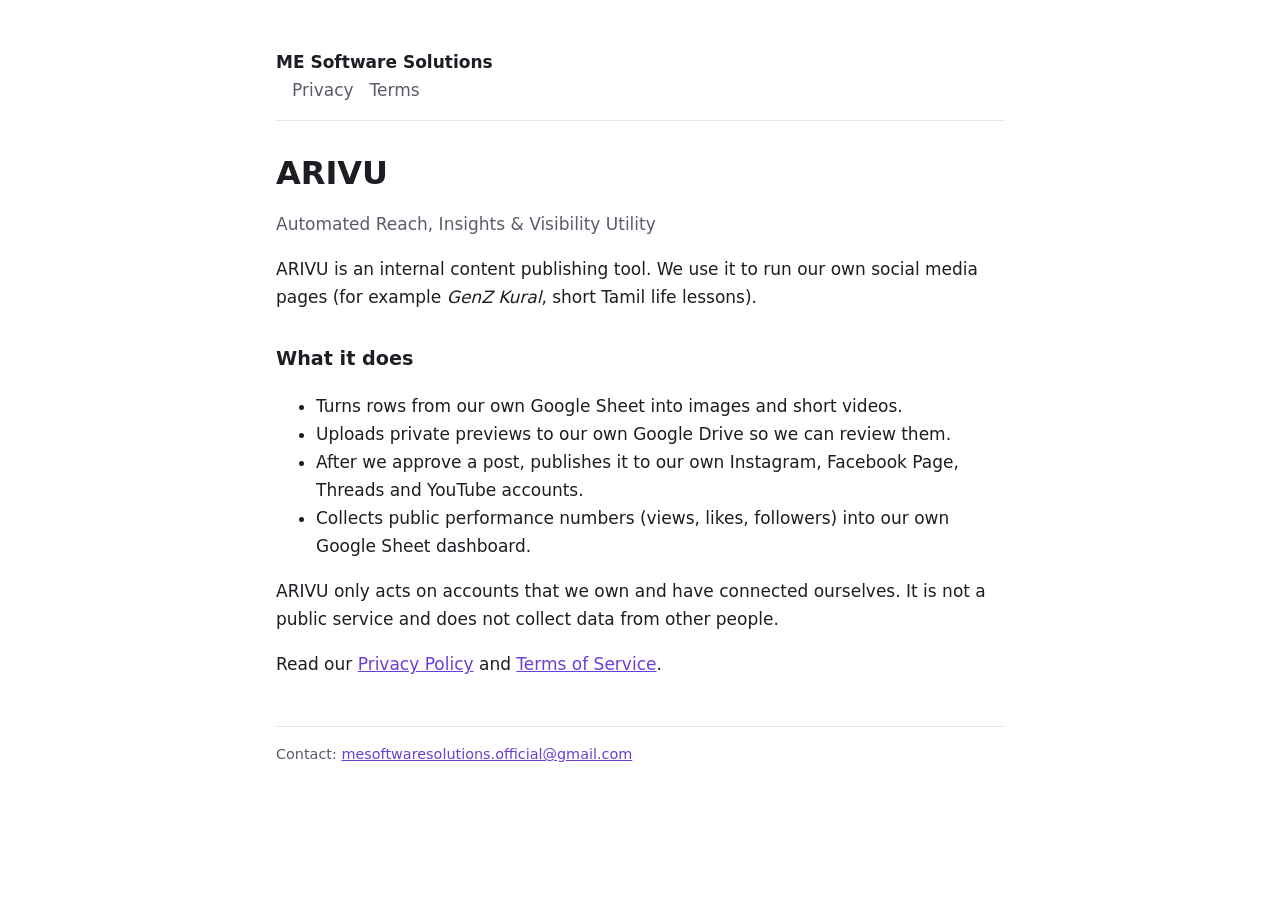
<file: index.html>
<!doctype html>
<html lang="en">
<head>
<meta charset="utf-8">
<meta name="viewport" content="width=device-width, initial-scale=1">
<title>ARIVU — ME Software Solutions</title>
<meta name="description" content="ARIVU is a content publishing tool that ME Software Solutions uses to run its own social media pages.">
<link rel="stylesheet" href="style.css">
</head>
<body>
<main>
  <header>
    <a class="brand" href="./">ME Software Solutions</a>
    <nav><a href="privacy.html">Privacy</a><a href="terms.html">Terms</a></nav>
  </header>

  <h1>ARIVU</h1>
  <p class="muted">Automated Reach, Insights &amp; Visibility Utility</p>

  <p>ARIVU is an internal content publishing tool. We use it to run our own
  social media pages (for example <em>GenZ Kural</em>, short Tamil life lessons).</p>

  <h2>What it does</h2>
  <ul>
    <li>Turns rows from our own Google Sheet into images and short videos.</li>
    <li>Uploads private previews to our own Google Drive so we can review them.</li>
    <li>After we approve a post, publishes it to our own Instagram, Facebook Page,
      Threads and YouTube accounts.</li>
    <li>Collects public performance numbers (views, likes, followers) into our own
      Google Sheet dashboard.</li>
  </ul>

  <p>ARIVU only acts on accounts that we own and have connected ourselves. It is not a
  public service and does not collect data from other people.</p>

  <p>Read our <a href="privacy.html">Privacy Policy</a> and <a href="terms.html">Terms of Service</a>.</p>

  <footer>Contact: <a href="mailto:mesoftwaresolutions.official@gmail.com">mesoftwaresolutions.official@gmail.com</a></footer>
</main>
</body>
</html>
</file>
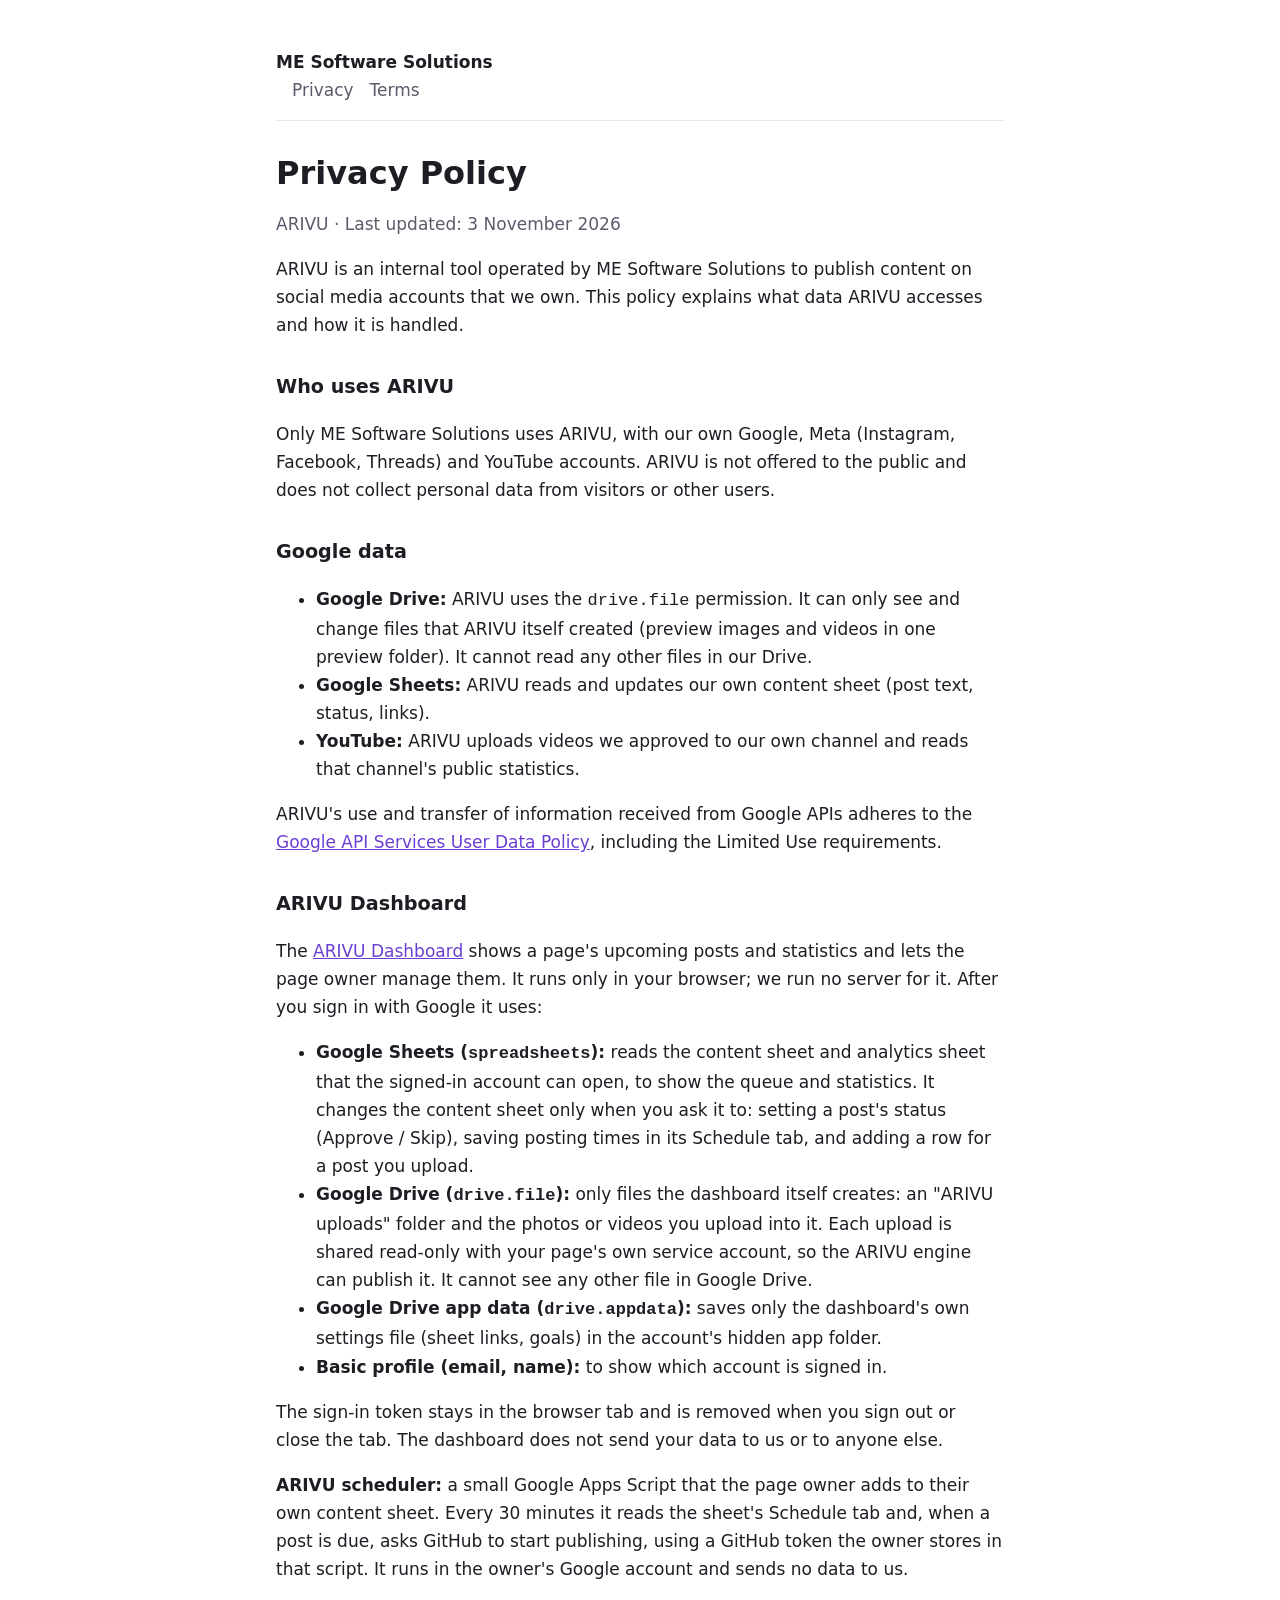
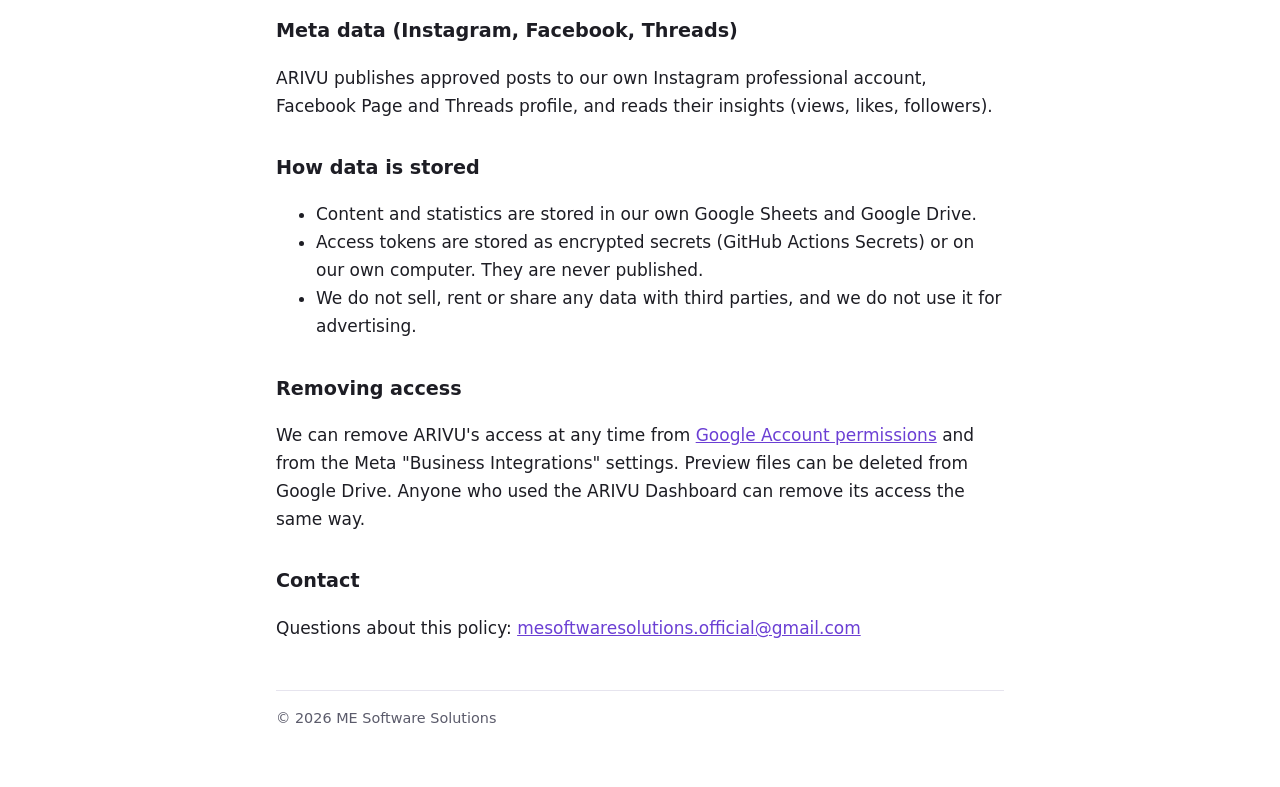
<file: privacy.html>
<!doctype html>
<html lang="en">
<head>
<meta charset="utf-8">
<meta name="viewport" content="width=device-width, initial-scale=1">
<title>Privacy Policy — ARIVU</title>
<link rel="stylesheet" href="style.css">
</head>
<body>
<main>
  <header>
    <a class="brand" href="./">ME Software Solutions</a>
    <nav><a href="privacy.html">Privacy</a><a href="terms.html">Terms</a></nav>
  </header>

  <h1>Privacy Policy</h1>
  <p class="muted">ARIVU · Last updated: 3 November 2026</p>

  <p>ARIVU is an internal tool operated by ME Software Solutions to publish content on
  social media accounts that we own. This policy explains what data ARIVU accesses
  and how it is handled.</p>

  <h2>Who uses ARIVU</h2>
  <p>Only ME Software Solutions uses ARIVU, with our own Google, Meta (Instagram,
  Facebook, Threads) and YouTube accounts. ARIVU is not offered to the public and does
  not collect personal data from visitors or other users.</p>

  <h2>Google data</h2>
  <ul>
    <li><strong>Google Drive:</strong> ARIVU uses the <code>drive.file</code> permission.
      It can only see and change files that ARIVU itself created (preview images and
      videos in one preview folder). It cannot read any other files in our Drive.</li>
    <li><strong>Google Sheets:</strong> ARIVU reads and updates our own content sheet
      (post text, status, links).</li>
    <li><strong>YouTube:</strong> ARIVU uploads videos we approved to our own channel and
      reads that channel's public statistics.</li>
  </ul>
  <p>ARIVU's use and transfer of information received from Google APIs adheres to the
  <a href="https://developers.google.com/terms/api-services-user-data-policy">Google API
  Services User Data Policy</a>, including the Limited Use requirements.</p>

  <h2>ARIVU Dashboard</h2>
  <p>The <a href="https://mesoftwaresolutions.github.io/arivu-dashboard/">ARIVU Dashboard</a>
  shows a page's upcoming posts and statistics and lets the page owner manage them. It runs
  only in your browser; we run no server for it. After you sign in with Google it uses:</p>
  <ul>
    <li><strong>Google Sheets (<code>spreadsheets</code>):</strong> reads the content sheet and
      analytics sheet that the signed-in account can open, to show the queue and statistics. It
      changes the content sheet only when you ask it to: setting a post's status (Approve / Skip),
      saving posting times in its Schedule tab, and adding a row for a post you upload.</li>
    <li><strong>Google Drive (<code>drive.file</code>):</strong> only files the dashboard itself
      creates: an "ARIVU uploads" folder and the photos or videos you upload into it. Each upload
      is shared read-only with your page's own service account, so the ARIVU engine can publish
      it. It cannot see any other file in Google Drive.</li>
    <li><strong>Google Drive app data (<code>drive.appdata</code>):</strong> saves only the
      dashboard's own settings file (sheet links, goals) in the account's hidden app folder.</li>
    <li><strong>Basic profile (email, name):</strong> to show which account is signed in.</li>
  </ul>
  <p>The sign-in token stays in the browser tab and is removed when you sign out or close
  the tab. The dashboard does not send your data to us or to anyone else.</p>
  <p><strong>ARIVU scheduler:</strong> a small Google Apps Script that the page owner adds to their
  own content sheet. Every 30 minutes it reads the sheet's Schedule tab and, when a post is due,
  asks GitHub to start publishing, using a GitHub token the owner stores in that script. It runs
  in the owner's Google account and sends no data to us.</p>

  <h2>Meta data (Instagram, Facebook, Threads)</h2>
  <p>ARIVU publishes approved posts to our own Instagram professional account, Facebook
  Page and Threads profile, and reads their insights (views, likes, followers).</p>

  <h2>How data is stored</h2>
  <ul>
    <li>Content and statistics are stored in our own Google Sheets and Google Drive.</li>
    <li>Access tokens are stored as encrypted secrets (GitHub Actions Secrets) or on our
      own computer. They are never published.</li>
    <li>We do not sell, rent or share any data with third parties, and we do not use it
      for advertising.</li>
  </ul>

  <h2>Removing access</h2>
  <p>We can remove ARIVU's access at any time from
  <a href="https://myaccount.google.com/permissions">Google Account permissions</a> and from
  the Meta "Business Integrations" settings. Preview files can be deleted from Google Drive. Anyone who used the ARIVU Dashboard can remove its access the same way.</p>

  <h2>Contact</h2>
  <p>Questions about this policy:
  <a href="mailto:mesoftwaresolutions.official@gmail.com">mesoftwaresolutions.official@gmail.com</a></p>

  <footer>© 2026 ME Software Solutions</footer>
</main>
</body>
</html>
</file>
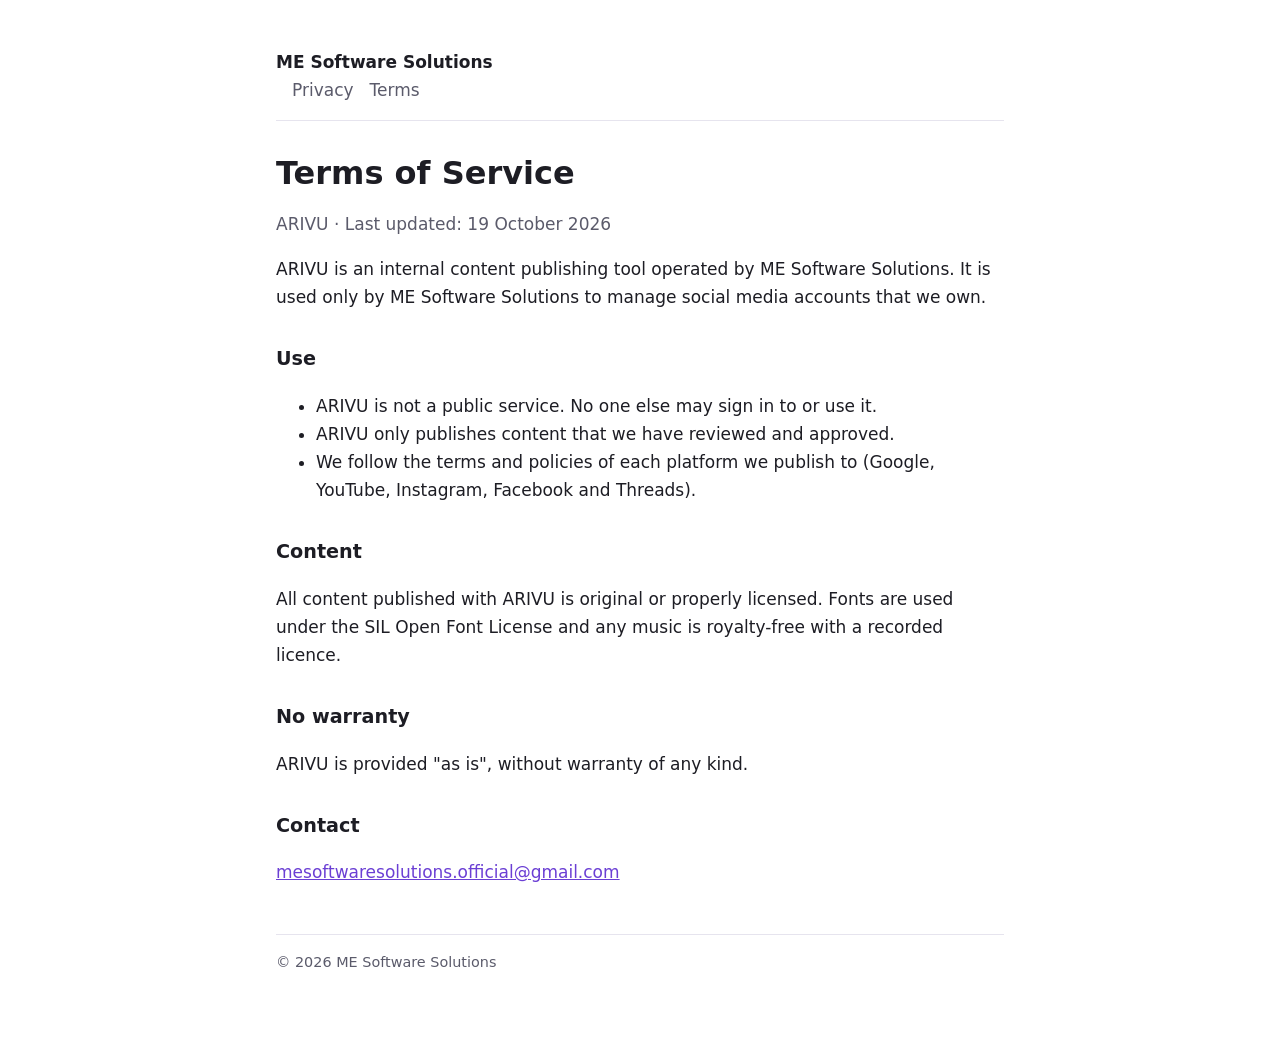
<file: terms.html>
<!doctype html>
<html lang="en">
<head>
<meta charset="utf-8">
<meta name="viewport" content="width=device-width, initial-scale=1">
<title>Terms of Service — ARIVU</title>
<link rel="stylesheet" href="style.css">
</head>
<body>
<main>
  <header>
    <a class="brand" href="./">ME Software Solutions</a>
    <nav><a href="privacy.html">Privacy</a><a href="terms.html">Terms</a></nav>
  </header>

  <h1>Terms of Service</h1>
  <p class="muted">ARIVU · Last updated: 19 October 2026</p>

  <p>ARIVU is an internal content publishing tool operated by ME Software Solutions. It
  is used only by ME Software Solutions to manage social media accounts that we own.</p>

  <h2>Use</h2>
  <ul>
    <li>ARIVU is not a public service. No one else may sign in to or use it.</li>
    <li>ARIVU only publishes content that we have reviewed and approved.</li>
    <li>We follow the terms and policies of each platform we publish to (Google, YouTube,
      Instagram, Facebook and Threads).</li>
  </ul>

  <h2>Content</h2>
  <p>All content published with ARIVU is original or properly licensed. Fonts are used under
  the SIL Open Font License and any music is royalty-free with a recorded licence.</p>

  <h2>No warranty</h2>
  <p>ARIVU is provided "as is", without warranty of any kind.</p>

  <h2>Contact</h2>
  <p><a href="mailto:mesoftwaresolutions.official@gmail.com">mesoftwaresolutions.official@gmail.com</a></p>

  <footer>© 2026 ME Software Solutions</footer>
</main>
</body>
</html>
</file>
<file: style.css>
:root {
  --bg: #ffffff;
  --text: #1d1d24;
  --muted: #5b5b6b;
  --accent: #6b3fd4;
  --line: #e6e4ee;
}
@media (prefers-color-scheme: dark) {
  :root { --bg: #121018; --text: #ecebf2; --muted: #a9a6b8; --accent: #b79cff; --line: #2b2836; }
}
* { box-sizing: border-box; }
body {
  margin: 0;
  background: var(--bg);
  color: var(--text);
  font: 17px/1.65 system-ui, -apple-system, "Segoe UI", Roboto, sans-serif;
}
main { max-width: 760px; margin: 0 auto; padding: 48px 16px 64px; }
header { border-bottom: 1px solid var(--line); padding-bottom: 16px; margin-bottom: 32px; }
header a.brand { color: var(--text); font-weight: 700; text-decoration: none; }
nav a { margin-left: 16px; color: var(--muted); text-decoration: none; }
nav a:hover, a { color: var(--accent); }
h1 { font-size: 2rem; line-height: 1.25; margin: 0 0 8px; }
h2 { font-size: 1.2rem; margin-top: 32px; }
.muted { color: var(--muted); }
footer { margin-top: 48px; padding-top: 16px; border-top: 1px solid var(--line); color: var(--muted); font-size: 0.9rem; }
</file>
